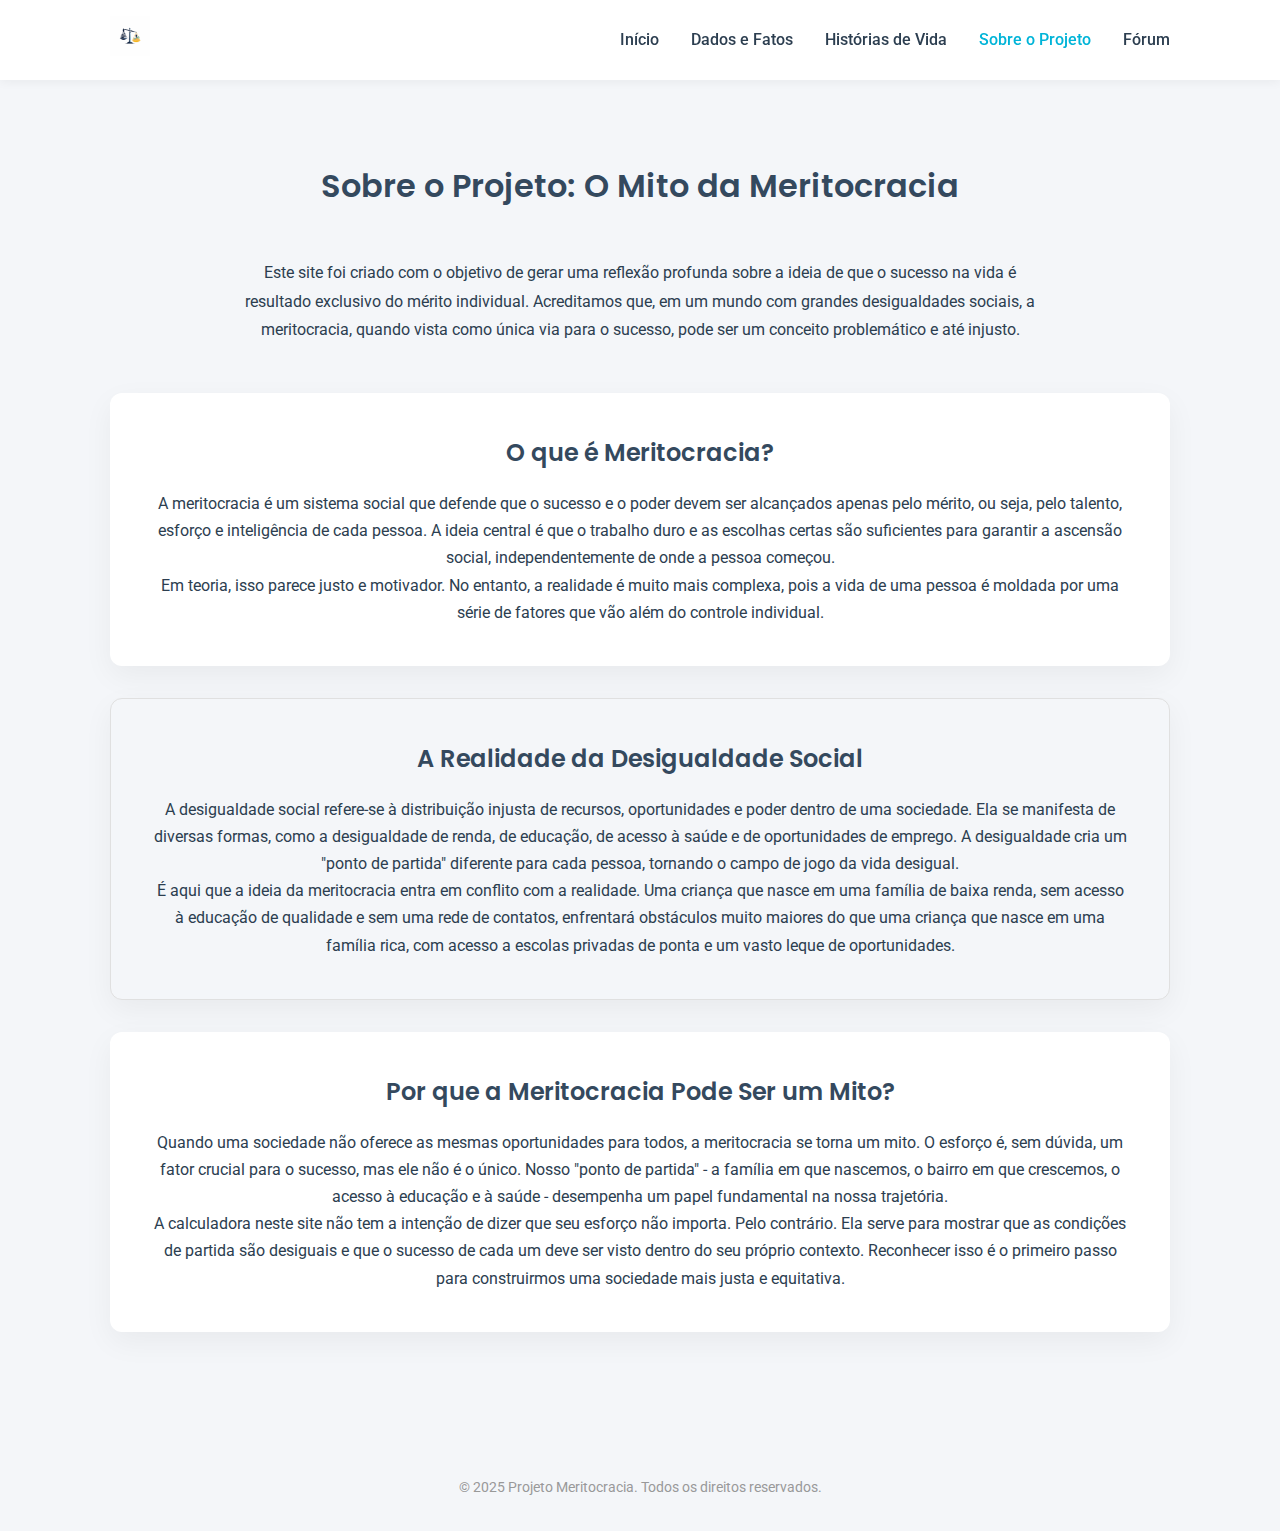
<file: about.html>
<!DOCTYPE html>
<html lang="pt-BR">
<head>
    <meta charset="UTF-8">
    <meta name="viewport" content="width=device-width, initial-scale=1.0">
    <title>Sobre o Projeto - O Mito da Meritocracia</title>
    <link rel="preconnect" href="https://fonts.googleapis.com">
    <link rel="preconnect" href="https://fonts.gstatic.com" crossorigin>
    <link href="https://fonts.googleapis.com/css2?family=Montserrat:wght@400;600;700&family=Roboto:wght@400;500&display=swap" rel="stylesheet">
    <link rel="stylesheet" href="assets/css/main.css">
</head>
<body>

    <header class="header">
        <div class="container">
            <a href="index.html" class="logo">
                <img src="assets/images/logo.png" alt="Mito da Meritocracia Logo">
            </a>
            <nav class="nav">
                <a href="index.html" class="nav-link">Início</a>
                <a href="index.html#dados-sociais" class="nav-link">Dados e Fatos</a>
                <a href="index.html#historias" class="nav-link">Histórias de Vida</a>
                <a href="about.html" class="nav-link" aria-current="page">Sobre o Projeto</a>
                <a href="forum.html" class="nav-link">Fórum</a>
            </nav>
        </div>
    </header>

    <main class="main-content">
        <section class="info-section">
            <div class="container">
                <h2 class="section-title">Sobre o Projeto: O Mito da Meritocracia</h2>

                <div class="content-text">
                    <p>Este site foi criado com o objetivo de gerar uma reflexão profunda sobre a ideia de que o sucesso na vida é resultado exclusivo do mérito individual. Acreditamos que, em um mundo com grandes desigualdades sociais, a meritocracia, quando vista como única via para o sucesso, pode ser um conceito problemático e até injusto.</p>
                </div>

                <div class="content-block">
                    <h3 class="block-title">O que é Meritocracia?</h3>
                    <p>A meritocracia é um sistema social que defende que o sucesso e o poder devem ser alcançados apenas pelo mérito, ou seja, pelo talento, esforço e inteligência de cada pessoa. A ideia central é que o trabalho duro e as escolhas certas são suficientes para garantir a ascensão social, independentemente de onde a pessoa começou.</p>
                    <p>Em teoria, isso parece justo e motivador. No entanto, a realidade é muito mais complexa, pois a vida de uma pessoa é moldada por uma série de fatores que vão além do controle individual.</p>
                </div>

                <div class="content-block light-bg">
                    <h3 class="block-title">A Realidade da Desigualdade Social</h3>
                    <p>A desigualdade social refere-se à distribuição injusta de recursos, oportunidades e poder dentro de uma sociedade. Ela se manifesta de diversas formas, como a desigualdade de renda, de educação, de acesso à saúde e de oportunidades de emprego. A desigualdade cria um "ponto de partida" diferente para cada pessoa, tornando o campo de jogo da vida desigual.</p>
                    <p>É aqui que a ideia da meritocracia entra em conflito com a realidade. Uma criança que nasce em uma família de baixa renda, sem acesso à educação de qualidade e sem uma rede de contatos, enfrentará obstáculos muito maiores do que uma criança que nasce em uma família rica, com acesso a escolas privadas de ponta e um vasto leque de oportunidades.</p>
                </div>

                <div class="content-block">
                    <h3 class="block-title">Por que a Meritocracia Pode Ser um Mito?</h3>
                    <p>Quando uma sociedade não oferece as mesmas oportunidades para todos, a meritocracia se torna um mito. O esforço é, sem dúvida, um fator crucial para o sucesso, mas ele não é o único. Nosso "ponto de partida" - a família em que nascemos, o bairro em que crescemos, o acesso à educação e à saúde - desempenha um papel fundamental na nossa trajetória.</p>
                    <p>A calculadora neste site não tem a intenção de dizer que seu esforço não importa. Pelo contrário. Ela serve para mostrar que as condições de partida são desiguais e que o sucesso de cada um deve ser visto dentro do seu próprio contexto. Reconhecer isso é o primeiro passo para construirmos uma sociedade mais justa e equitativa.</p>
                </div>
            </div>
        </section>
    </main>

    <div vw class="enabled">
        <div vw-access-button class="active"></div>
        <div vw-plugin-wrapper>
            <div class="vw-plugin-top-wrapper"></div>
        </div>
    </div>
    <script src="https://vlibras.gov.br/app/vlibras-plugin.js"></script>
    <script>
        new window.VLibras.Widget('https://vlibras.gov.br/app');
    </script>

    <footer class="footer">
        <div class="container">
            <p>&copy; 2025 Projeto Meritocracia. Todos os direitos reservados.</p>
        </div>
    </footer>

</body>
</html>
</file>
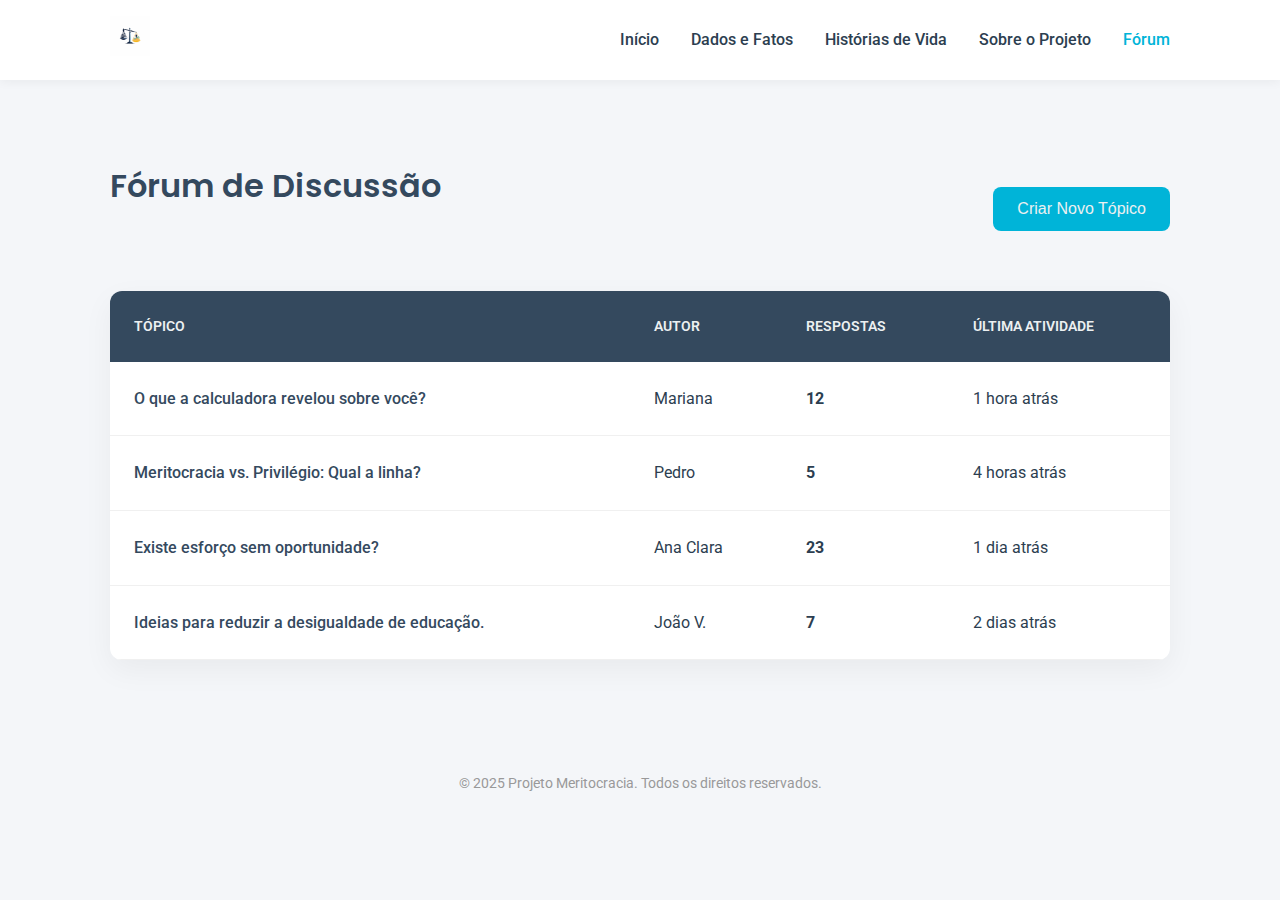
<file: forum.html>
<!DOCTYPE html>
<html lang="pt-BR">
<head>
    <meta charset="UTF-8">
    <meta name="viewport" content="width=device-width, initial-scale=1.0">
    <title>Fórum - O Mito da Meritocracia</title>
    <link rel="preconnect" href="https://fonts.googleapis.com">
    <link rel="preconnect" href="https://fonts.gstatic.com" crossorigin>
    <link href="https://fonts.googleapis.com/css2?family=Montserrat:wght@400;600;700&family=Roboto:wght@400;500&display=swap" rel="stylesheet">
    <link rel="stylesheet" href="assets/css/main.css">
    <link rel="stylesheet" href="https://cdnjs.cloudflare.com/ajax/libs/font-awesome/6.0.0-beta3/css/all.min.css">
</head>
<body>

    <header class="header">
        <div class="container">
            <a href="index.html" class="logo">
                <img src="assets/images/logo.png" alt="Mito da Meritocracia Logo">
            </a>
            <nav class="nav">
                <a href="index.html" class="nav-link">Início</a>
                <a href="index.html#dados-sociais" class="nav-link">Dados e Fatos</a>
                <a href="index.html#historias" class="nav-link">Histórias de Vida</a>
                <a href="about.html" class="nav-link">Sobre o Projeto</a>
                <a href="forum.html" class="nav-link" aria-current="page">Fórum</a>
            </nav>
        </div>
    </header>

    <main class="main-content">
        <section class="forum-section">
            <div class="container">
                <div class="forum-header">
                    <h2 class="section-title">Fórum de Discussão</h2>
                    <button id="show-modal" class="new-topic-button">Criar Novo Tópico</button>
                </div>
                
                <table class="forum-table">
                    <thead>
                        <tr>
                            <th>Tópico</th>
                            <th>Autor</th>
                            <th>Respostas</th>
                            <th>Última Atividade</th>
                        </tr>
                    </thead>
                    <tbody id="forum-table-body">
                        <tr>
                            <td class="topic-title"><a href="#">O que a calculadora revelou sobre você?</a></td>
                            <td data-label="Autor">Mariana</td>
                            <td data-label="Respostas" class="topic-replies">12</td>
                            <td data-label="Última Atividade">1 hora atrás</td>
                        </tr>
                        <tr>
                            <td class="topic-title"><a href="#">Meritocracia vs. Privilégio: Qual a linha?</a></td>
                            <td data-label="Autor">Pedro</td>
                            <td data-label="Respostas" class="topic-replies">5</td>
                            <td data-label="Última Atividade">4 horas atrás</td>
                        </tr>
                        <tr>
                            <td class="topic-title"><a href="#">Existe esforço sem oportunidade?</a></td>
                            <td data-label="Autor">Ana Clara</td>
                            <td data-label="Respostas" class="topic-replies">23</td>
                            <td data-label="Última Atividade">1 dia atrás</td>
                        </tr>
                        <tr>
                            <td class="topic-title"><a href="#">Ideias para reduzir a desigualdade de educação.</a></td>
                            <td data-label="Autor">João V.</td>
                            <td data-label="Respostas" class="topic-replies">7</td>
                            <td data-label="Última Atividade">2 dias atrás</td>
                        </tr>
                    </tbody>
                </table>
            </div>
        </section>
    </main>

    <div id="new-topic-modal" class="modal-overlay hidden">
        <div class="modal-content">
            <span class="close-button">&times;</span>
            <h3>Criar Novo Tópico</h3>
            <form id="new-topic-form">
                <div class="form-group">
                    <label for="topic-title-input">Título do Tópico</label>
                    <input type="text" id="topic-title-input" required>
                </div>
                <button type="submit" class="submit-button">Publicar Tópico</button>
            </form>
        </div>
    </div>

    <div vw class="enabled">
        <div vw-access-button class="active"></div>
        <div vw-plugin-wrapper>
            <div class="vw-plugin-top-wrapper"></div>
        </div>
    </div>
    <script src="https://vlibras.gov.br/app/vlibras-plugin.js"></script>
    <script>
        new window.VLibras.Widget('https://vlibras.gov.br/app');
    </script>

    <footer class="footer">
        <div class="container">
            <p>&copy; 2025 Projeto Meritocracia. Todos os direitos reservados.</p>
        </div>
    </footer>

    <script src="assets/js/forum.js"></script>
</body>
</html>
</file>
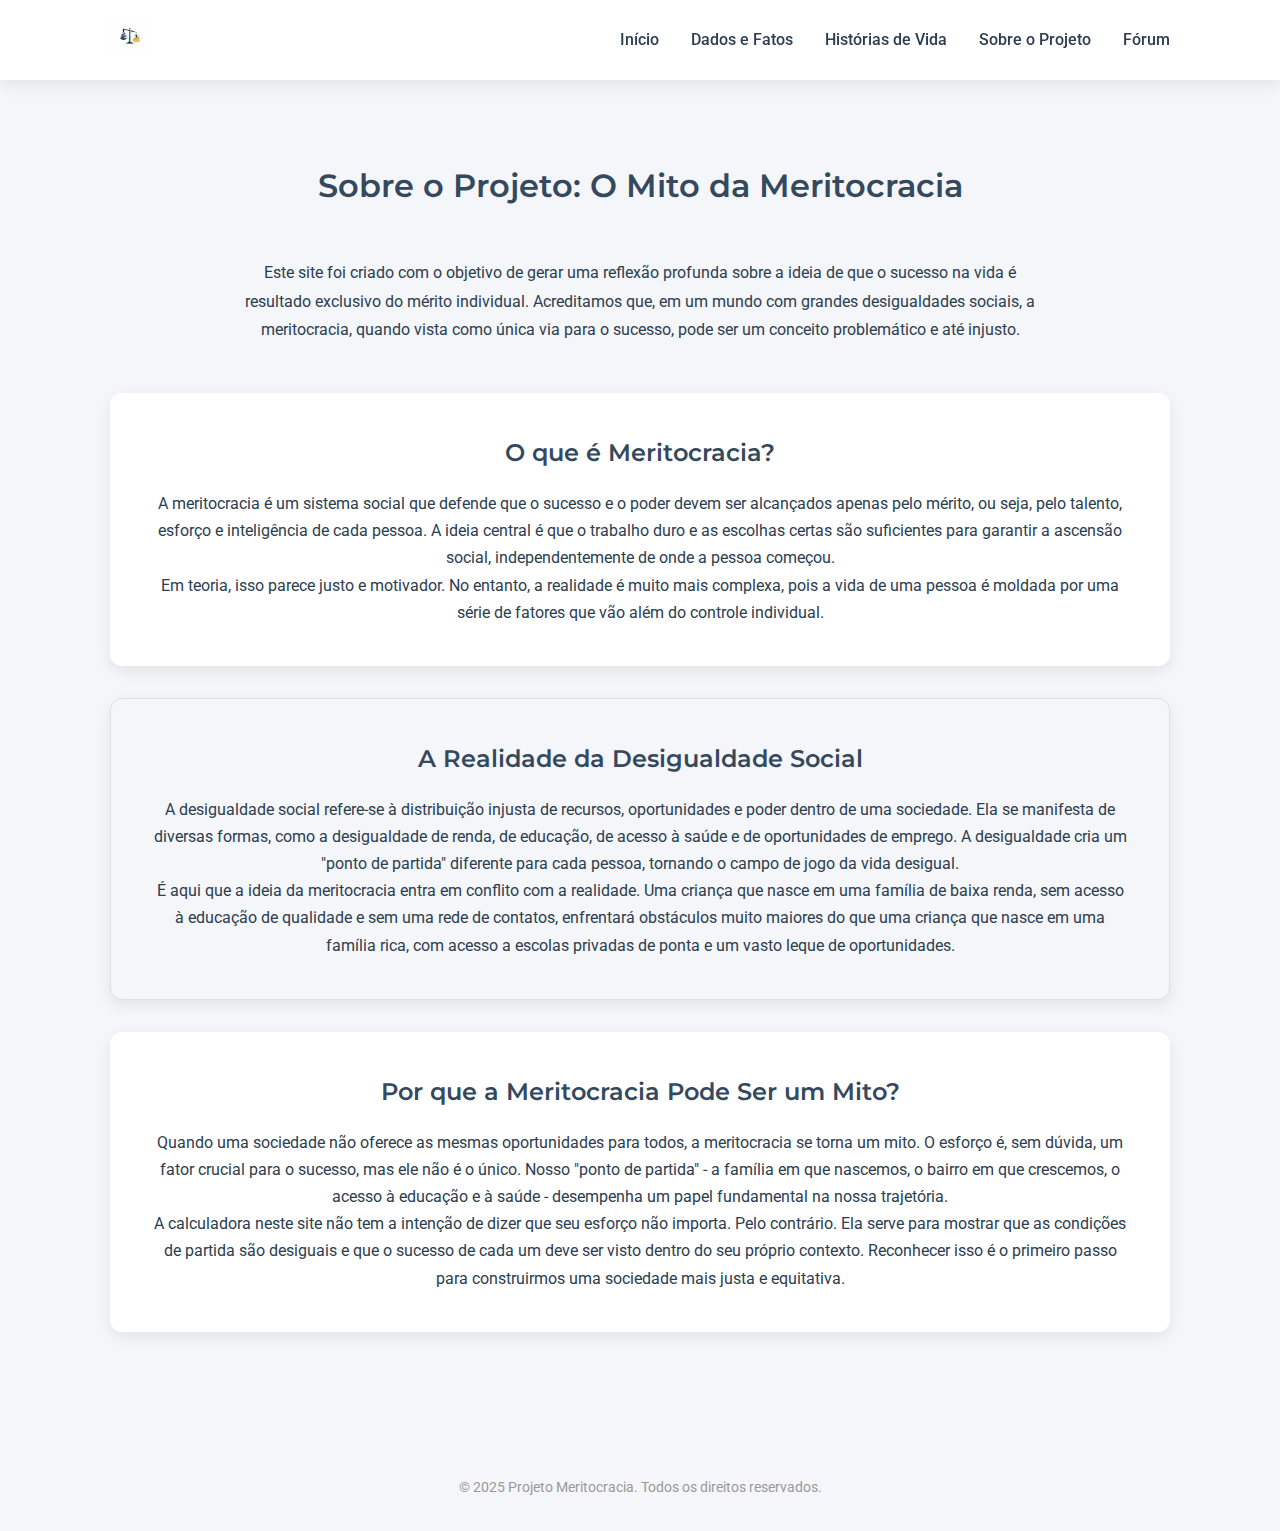
<file: Projeto 2 - Meritocracia e Desigualdade Social/about.html>
<!DOCTYPE html>
<html lang="pt-BR">
<head>
    <meta charset="UTF-8">
    <meta name="viewport" content="width=device-width, initial-scale=1.0">
    <title>Sobre o Projeto - O Mito da Meritocracia</title>
    <link rel="preconnect" href="https://fonts.googleapis.com">
    <link rel="preconnect" href="https://fonts.gstatic.com" crossorigin>
    <link href="https://fonts.googleapis.com/css2?family=Montserrat:wght@400;600;700&family=Roboto:wght@400;500&display=swap" rel="stylesheet">
    <link rel="stylesheet" href="assets/css/main.css">
</head>
<body>

    <header class="header">
        <div class="container">
            <a href="index.html" class="logo">
                <img src="assets/images/logo.png" alt="Mito da Meritocracia Logo">
            </a>
            <nav class="nav">
                <a href="index.html" class="nav-link">Início</a>
                <a href="index.html#dados-sociais" class="nav-link">Dados e Fatos</a>
                <a href="index.html#historias" class="nav-link">Histórias de Vida</a>
                <a href="about.html" class="nav-link" aria-current="page">Sobre o Projeto</a>
                <a href="forum.html" class="nav-link">Fórum</a>
            </nav>
        </div>
    </header>

    <main class="main-content">
        <section class="info-section">
            <div class="container">
                <h2 class="section-title">Sobre o Projeto: O Mito da Meritocracia</h2>

                <div class="content-text">
                    <p>Este site foi criado com o objetivo de gerar uma reflexão profunda sobre a ideia de que o sucesso na vida é resultado exclusivo do mérito individual. Acreditamos que, em um mundo com grandes desigualdades sociais, a meritocracia, quando vista como única via para o sucesso, pode ser um conceito problemático e até injusto.</p>
                </div>

                <div class="content-block">
                    <h3 class="block-title">O que é Meritocracia?</h3>
                    <p>A meritocracia é um sistema social que defende que o sucesso e o poder devem ser alcançados apenas pelo mérito, ou seja, pelo talento, esforço e inteligência de cada pessoa. A ideia central é que o trabalho duro e as escolhas certas são suficientes para garantir a ascensão social, independentemente de onde a pessoa começou.</p>
                    <p>Em teoria, isso parece justo e motivador. No entanto, a realidade é muito mais complexa, pois a vida de uma pessoa é moldada por uma série de fatores que vão além do controle individual.</p>
                </div>

                <div class="content-block light-bg">
                    <h3 class="block-title">A Realidade da Desigualdade Social</h3>
                    <p>A desigualdade social refere-se à distribuição injusta de recursos, oportunidades e poder dentro de uma sociedade. Ela se manifesta de diversas formas, como a desigualdade de renda, de educação, de acesso à saúde e de oportunidades de emprego. A desigualdade cria um "ponto de partida" diferente para cada pessoa, tornando o campo de jogo da vida desigual.</p>
                    <p>É aqui que a ideia da meritocracia entra em conflito com a realidade. Uma criança que nasce em uma família de baixa renda, sem acesso à educação de qualidade e sem uma rede de contatos, enfrentará obstáculos muito maiores do que uma criança que nasce em uma família rica, com acesso a escolas privadas de ponta e um vasto leque de oportunidades.</p>
                </div>

                <div class="content-block">
                    <h3 class="block-title">Por que a Meritocracia Pode Ser um Mito?</h3>
                    <p>Quando uma sociedade não oferece as mesmas oportunidades para todos, a meritocracia se torna um mito. O esforço é, sem dúvida, um fator crucial para o sucesso, mas ele não é o único. Nosso "ponto de partida" - a família em que nascemos, o bairro em que crescemos, o acesso à educação e à saúde - desempenha um papel fundamental na nossa trajetória.</p>
                    <p>A calculadora neste site não tem a intenção de dizer que seu esforço não importa. Pelo contrário. Ela serve para mostrar que as condições de partida são desiguais e que o sucesso de cada um deve ser visto dentro do seu próprio contexto. Reconhecer isso é o primeiro passo para construirmos uma sociedade mais justa e equitativa.</p>
                </div>
            </div>
        </section>
    </main>

        <div vw class="enabled">
    <div vw-access-button class="active"></div>
    <div vw-plugin-wrapper>
        <div class="vw-plugin-top-wrapper"></div>
    </div>
    </div>
    <script src="https://vlibras.gov.br/app/vlibras-plugin.js"></script>
    <script>
    new window.VLibras.Widget('https://vlibras.gov.br/app');
    </script>



    <footer class="footer">
        <div class="container">
            <p>&copy; 2025 Projeto Meritocracia. Todos os direitos reservados.</p>
        </div>
    </footer>

</body>
</html>
</file>
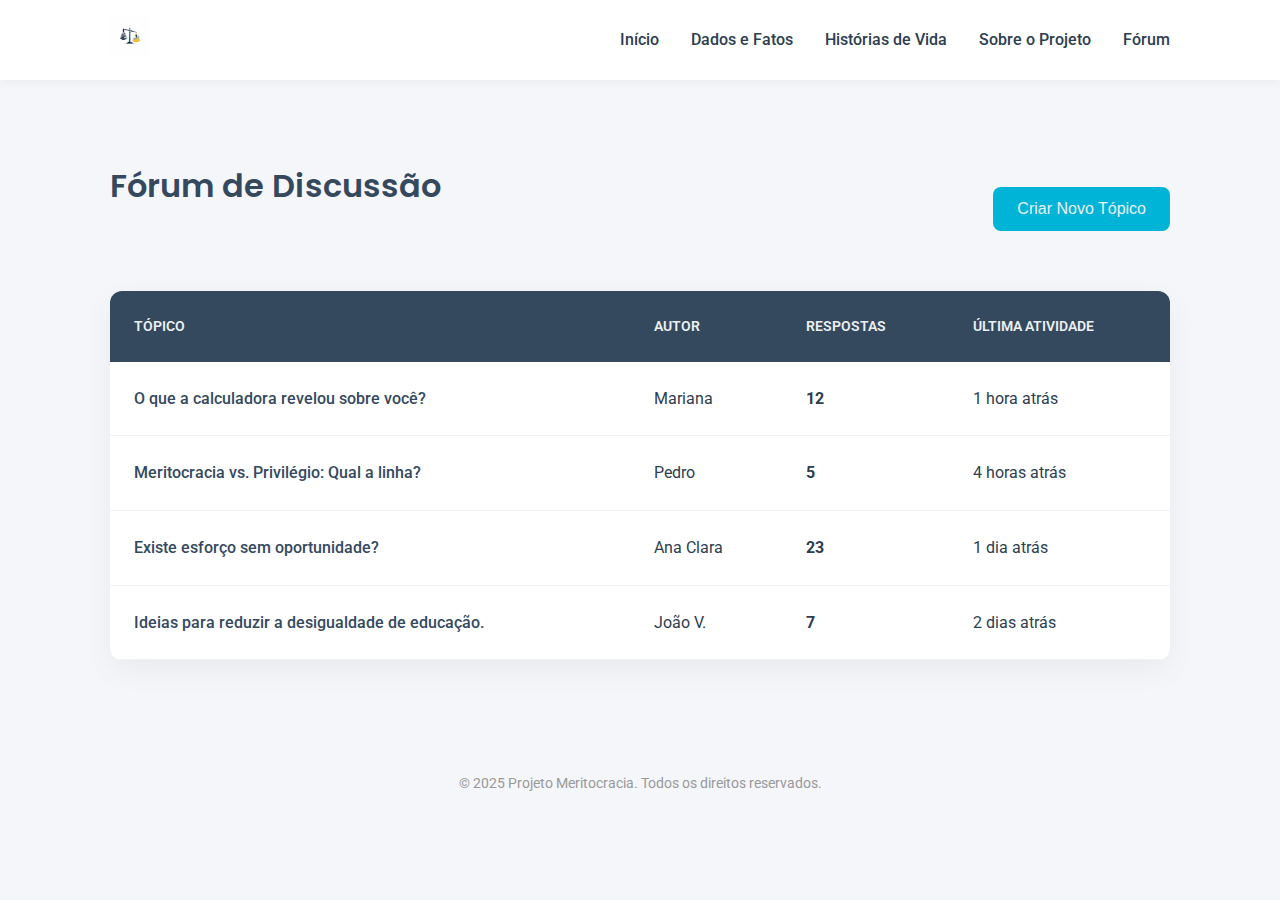
<file: Projeto 2 - Meritocracia e Desigualdade Social (1)/Projeto 2 - Meritocracia e Desigualdade Social/forum.html>
<!DOCTYPE html>
<html lang="pt-BR">
<head>
    <meta charset="UTF-8">
    <meta name="viewport" content="width=device-width, initial-scale=1.0">
    <title>Fórum - O Mito da Meritocracia</title>
    <link rel="preconnect" href="https://fonts.googleapis.com">
    <link rel="preconnect" href="https://fonts.gstatic.com" crossorigin>
    <link href="https://fonts.googleapis.com/css2?family=Montserrat:wght@400;600;700&family=Roboto:wght@400;500&display=swap" rel="stylesheet">
    <link rel="stylesheet" href="assets/css/main.css">
    <link rel="stylesheet" href="https://cdnjs.cloudflare.com/ajax/libs/font-awesome/6.0.0-beta3/css/all.min.css">
</head>
<body>

    <header class="header">
        <div class="container">
            <a href="index.html" class="logo">
                <img src="assets/images/logo.png" alt="Mito da Meritocracia Logo">
            </a>
            <nav class="nav">
                <a href="index.html" class="nav-link">Início</a>
                <a href="index.html#dados-sociais" class="nav-link">Dados e Fatos</a>
                <a href="index.html#historias" class="nav-link">Histórias de Vida</a>
                <a href="about.html" class="nav-link">Sobre o Projeto</a>
                <a href="forum.html" class="nav-link" aria-current="page">Fórum</a>
            </nav>
        </div>
    </header>

    <main class="main-content">
        <section class="forum-section">
            <div class="container">
                <div class="forum-header">
                    <h2 class="section-title">Fórum de Discussão</h2>
                    <button id="show-modal" class="new-topic-button">Criar Novo Tópico</button>
                </div>
                
                <table class="forum-table">
                    <thead>
                        <tr>
                            <th>Tópico</th>
                            <th>Autor</th>
                            <th>Respostas</th>
                            <th>Última Atividade</th>
                        </tr>
                    </thead>
                    <tbody id="forum-table-body">
                        <tr>
                            <td class="topic-title"><a href="#">O que a calculadora revelou sobre você?</a></td>
                            <td class="topic-author">Mariana</td>
                            <td class="topic-replies">12</td>
                            <td class="topic-last-activity">1 hora atrás</td>
                        </tr>
                        <tr>
                            <td class="topic-title"><a href="#">Meritocracia vs. Privilégio: Qual a linha?</a></td>
                            <td class="topic-author">Pedro</td>
                            <td class="topic-replies">5</td>
                            <td class="topic-last-activity">4 horas atrás</td>
                        </tr>
                        <tr>
                            <td class="topic-title"><a href="#">Existe esforço sem oportunidade?</a></td>
                            <td class="topic-author">Ana Clara</td>
                            <td class="topic-replies">23</td>
                            <td class="topic-last-activity">1 dia atrás</td>
                        </tr>
                        <tr>
                            <td class="topic-title"><a href="#">Ideias para reduzir a desigualdade de educação.</a></td>
                            <td class="topic-author">João V.</td>
                            <td class="topic-replies">7</td>
                            <td class="topic-last-activity">2 dias atrás</td>
                        </tr>
                    </tbody>
                </table>
            </div>
        </section>
    </main>

    <div id="new-topic-modal" class="modal-overlay hidden">
        <div class="modal-content">
            <span class="close-button">&times;</span>
            <h3>Criar Novo Tópico</h3>
            <form id="new-topic-form">
                <div class="form-group">
                    <label for="topic-title-input">Título do Tópico</label>
                    <input type="text" id="topic-title-input" required>
                </div>
                <button type="submit" class="submit-button">Publicar Tópico</button>
            </form>
        </div>
    </div>

    <footer class="footer">
        <div class="container">
            <p>&copy; 2025 Projeto Meritocracia. Todos os direitos reservados.</p>
        </div>
    </footer>

    <script src="assets/js/forum.js"></script>
</body>
</html>
</file>
<file: assets/css/main.css>
/* assets/css/main.css (Versão Mobile com Fórum Corrigido) */

/* Importação de fontes do Google Fonts */
@import url('https://fonts.googleapis.com/css2?family=Poppins:wght@400;500;600;700&family=Roboto:wght@400;500&display=swap');

/* Variáveis CSS para cores e fontes */
:root {
    --primary-color: #34495e;
    --secondary-color: #5a7590;
    --accent-color: #00b4d8;
    --text-dark: #2c3e50;
    --text-light: #ecf0f1;
    --bg-light: #f4f6f9;
    --card-bg: #ffffff;
    --shadow-light: 0 10px 30px rgba(0, 0, 0, 0.05);

    --font-heading: 'Poppins', sans-serif;
    --font-body: 'Roboto', sans-serif;
}

/* Estilos globais e reset */
* {
    margin: 0;
    padding: 0;
    box-sizing: border-box;
}

html {
    scroll-behavior: smooth;
}

body {
    font-family: var(--font-body);
    line-height: 1.6;
    color: var(--text-dark);
    background-color: var(--bg-light);
}

.container {
    max-width: 1100px;
    margin: 0 auto;
    padding: 0 20px;
}

/* Header e Navegação */
.header {
    background-color: var(--card-bg);
    box-shadow: 0 2px 10px rgba(0, 0, 0, 0.05);
    padding: 1rem 0;
    position: sticky;
    top: 0;
    z-index: 100;
}

.header .container {
    display: flex;
    justify-content: space-between;
    align-items: center;
}

.logo img {
    height: 40px;
}

.nav {
    display: flex;
    gap: 2rem;
}

.nav-link {
    text-decoration: none;
    color: var(--text-dark);
    font-weight: 500;
    transition: color 0.3s ease;
}

.nav-link:hover, .nav-link[aria-current="page"] {
    color: var(--accent-color);
}


/* Seção de Introdução (Hero) */
.hero-section {
    background: linear-gradient(135deg, var(--primary-color), var(--secondary-color));
    color: var(--text-light);
    text-align: center;
    padding: 8rem 0;
}

.hero-title {
    font-family: var(--font-heading);
    font-size: 3rem;
    margin-bottom: 1rem;
    font-weight: 700;
}

.hero-subtitle {
    font-size: 1.25rem;
    max-width: 600px;
    margin: 0 auto 2rem;
}

.cta-button {
    background-color: var(--accent-color);
    color: var(--text-light);
    padding: 0.8rem 2.5rem;
    border: none;
    border-radius: 50px;
    font-size: 1rem;
    font-weight: 600;
    text-transform: uppercase;
    cursor: pointer;
    transition: transform 0.3s ease, background-color 0.3s ease;
}

.cta-button:hover {
    background-color: #00a2c0;
    transform: translateY(-2px);
}

/* Estilos dos Cartões (Calculadora e Resultado) */
.calculator-section {
    padding: 5rem 0;
}

.calculator-section .container {
    display: flex;
    flex-direction: column;
    align-items: center;
    gap: 2rem;
}


.card {
    background-color: var(--card-bg);
    border-radius: 12px;
    box-shadow: var(--shadow-light);
    padding: 2.5rem;
    width: 100%;
    max-width: 500px;
}

.card-title {
    font-family: var(--font-heading);
    font-size: 1.5rem;
    margin-bottom: 1.5rem;
    font-weight: 600;
    color: var(--primary-color);
}

/* Formulário */
.form-container {
    display: flex;
    flex-direction: column;
    gap: 1.5rem;
}

.form-group label {
    display: block;
    margin-bottom: 0.5rem;
    font-weight: 500;
}

.form-group select {
    width: 100%;
    padding: 0.75rem;
    border-radius: 8px;
    border: 1px solid #ddd;
    font-family: var(--font-body);
    transition: border-color 0.3s ease;
}

.form-group select:focus {
    outline: none;
    border-color: var(--accent-color);
}

.submit-button {
    background-color: var(--primary-color);
    color: var(--text-light);
    padding: 0.8rem 2.5rem;
    border: none;
    border-radius: 8px;
    font-size: 1rem;
    font-weight: 500;
    cursor: pointer;
    transition: background-color 0.3s ease, transform 0.3s ease;
}

.submit-button:hover {
    background-color: var(--secondary-color);
    transform: translateY(-2px);
}

/* Área de Resultado */
.result-area {
    margin-top: 2rem;
    animation: fadeIn 1s ease-in-out;
}

.result-area.hidden {
    display: none;
}

.result-title span {
    color: var(--accent-color);
    font-weight: 700;
}

.result-description {
    font-size: 1rem;
    margin-bottom: 1.5rem;
    line-height: 1.7;
}

.chart {
    height: 250px;
}

/* Seções de Informação */
.info-section {
    padding: 5rem 0;
    text-align: center;
}

.info-section.light-bg {
    background-color: var(--bg-light);
}

.section-title {
    font-family: var(--font-heading);
    font-size: 2rem;
    color: var(--primary-color);
    margin-bottom: 3rem;
    font-weight: 600;
}

/* Carrossel e Seções */
.carousel-container {
    position: relative;
    display: flex;
    justify-content: center;
    align-items: center;
    max-width: 100%;
    margin: 0 auto;
}

.info-grid, .myth-grid {
    display: flex;
    flex-wrap: nowrap;
    gap: 2rem;
    padding: 0 20px;
    overflow-x: scroll;
    overflow-y: hidden;
    scroll-snap-type: x mandatory;
    -ms-overflow-style: none;
    scrollbar-width: none;
}

.info-grid::-webkit-scrollbar, .myth-grid::-webkit-scrollbar {
    display: none;
}

.info-card {
    background-color: var(--card-bg);
    border-radius: 12px;
    box-shadow: var(--shadow-light);
    padding: 2rem;
    text-align: left;
    flex-shrink: 0;
    width: 300px;
    scroll-snap-align: start;
    display: flex;
    flex-direction: column;
    align-items: flex-start;
    gap: 1rem;
}

.info-card .fa-solid {
    color: var(--accent-color);
    margin-bottom: 0.5rem;
}

.story-container {
    display: flex;
    flex-direction: column;
    align-items: center;
    gap: 2rem;
}

.story-card {
    background-color: var(--card-bg);
    border-radius: 12px;
    box-shadow: var(--shadow-light);
    padding: 2rem;
    text-align: left;
    max-width: 500px;
    width: 100%;
}

/* Estilos das setas de navegação */
.carousel-btn {
    background-color: rgba(255, 255, 255, 0.8);
    border: 1px solid #ddd;
    border-radius: 50%;
    width: 40px;
    height: 40px;
    font-size: 1.5rem;
    cursor: pointer;
    z-index: 10;
    transition: background-color 0.3s ease;
    position: absolute;
    top: 50%;
    transform: translateY(-50%);
}

.carousel-btn:hover {
    background-color: var(--card-bg);
}

.prev-btn {
    left: -10px;
}

.next-btn {
    right: -10px;
}

/* Rodapé */
.footer {
    text-align: center;
    padding: 2rem 0;
    color: #999;
    font-size: 0.9rem;
}

/* Animação */
@keyframes fadeIn {
    from {
        opacity: 0;
        transform: translateY(20px);
    }
    to {
        opacity: 1;
        transform: translateY(0);
    }
}

/* Estilos da Página 'Sobre' e Outras Páginas de Conteúdo */
.content-text {
    max-width: 800px;
    margin: 0 auto 3rem;
    line-height: 1.8;
    text-align: center;
}

.content-block {
    background-color: var(--card-bg);
    border-radius: 12px;
    box-shadow: var(--shadow-light);
    padding: 2.5rem;
    margin-bottom: 2rem;
    line-height: 1.7;
}

.content-block.light-bg {
    background-color: var(--bg-light);
    border: 1px solid #e0e0e0;
}

.block-title {
    font-family: var(--font-heading);
    font-size: 1.5rem;
    color: var(--primary-color);
    margin-bottom: 1rem;
    font-weight: 600;
}

/* Estilos do Fórum */
.forum-section {
    padding: 5rem 0;
}

.forum-header {
    display: flex;
    justify-content: space-between;
    align-items: center;
    margin-bottom: 2rem;
    flex-wrap: wrap;
    gap: 1rem;
}

.new-topic-button {
    background-color: var(--accent-color);
    color: var(--text-light);
    padding: 0.8rem 1.5rem;
    border: none;
    border-radius: 8px;
    font-size: 1rem;
    font-weight: 500;
    cursor: pointer;
    transition: background-color 0.3s ease;
}

.new-topic-button:hover {
    background-color: #00a2c0;
}

.forum-table {
    width: 100%;
    border-collapse: collapse;
    background-color: var(--card-bg);
    box-shadow: var(--shadow-light);
    border-radius: 12px;
    overflow: hidden;
}

.forum-table th, .forum-table td {
    text-align: left;
    padding: 1.5rem;
}

.forum-table th {
    background-color: var(--primary-color);
    color: var(--text-light);
    font-weight: 600;
    text-transform: uppercase;
    font-size: 0.9rem;
}

.forum-table tbody tr {
    border-bottom: 1px solid #f0f0f0;
    transition: background-color 0.2s ease;
}

.forum-table tbody tr:hover {
    background-color: #fafafa;
}

.topic-title a {
    color: var(--primary-color);
    text-decoration: none;
    font-weight: 500;
    transition: color 0.3s ease;
}

.topic-title a:hover {
    color: var(--accent-color);
}

.topic-replies {
    font-weight: bold;
}

/* Estilos para o Modal (Pop-up) */
.modal-overlay {
    position: fixed;
    top: 0;
    left: 0;
    width: 100%;
    height: 100%;
    background-color: rgba(0, 0, 0, 0.6);
    display: flex;
    justify-content: center;
    align-items: center;
    z-index: 1000;
}

.modal-overlay.hidden {
    display: none;
}

.modal-content {
    background-color: var(--card-bg);
    padding: 2rem;
    border-radius: 12px;
    box-shadow: var(--shadow-light);
    width: 90%;
    max-width: 500px;
    position: relative;
    animation: fadeIn 0.3s ease-in-out;
}

.modal-content h3 {
    font-family: var(--font-heading);
    color: var(--primary-color);
    margin-bottom: 1.5rem;
    font-size: 1.5rem;
}

.close-button {
    position: absolute;
    top: 1rem;
    right: 1rem;
    font-size: 2rem;
    font-weight: bold;
    color: #999;
    cursor: pointer;
    transition: color 0.3s ease;
}

.close-button:hover {
    color: var(--text-dark);
}

#topic-title-input {
    width: 100%;
    padding: 0.75rem;
    border-radius: 8px;
    border: 1px solid #ddd;
    font-family: var(--font-body);
    font-size: 1rem;
}

/* Estilos da nova seção Mitos e Verdades */
.myth-grid {
    display: flex;
    flex-wrap: nowrap;
    gap: 2rem;
    padding: 0 20px;
    overflow-x: scroll;
    overflow-y: hidden;
    scroll-snap-type: x mandatory;
    -ms-overflow-style: none;
    scrollbar-width: none;
}

.myth-grid::-webkit-scrollbar {
    display: none;
}

.myth-card {
    background-color: var(--card-bg);
    border-radius: 12px;
    box-shadow: var(--shadow-light);
    padding: 2rem;
    text-align: center;
    flex-shrink: 0;
    width: 90%; 
    max-width: 400px; 
    scroll-snap-align: center;
}

.myth-card.truth {
    background: linear-gradient(to right, #eaf0f6, #ffffff);
    border: 1px solid #ddd;
}

.myth-title {
    font-family: var(--font-heading);
    font-size: 1.25rem;
    color: var(--primary-color);
    margin-bottom: 0.5rem;
    font-weight: 700;
}

.myth-text {
    font-size: 1rem;
    color: var(--text-dark);
}


/* =================================================================== */
/* INÍCIO DOS ESTILOS MOBILE CORRIGIDOS                                */
/* =================================================================== */

@media (max-width: 768px) {

    /* Ajustes Gerais de Fonte e Espaçamento */
    .hero-section {
        padding: 4rem 0;
    }

    .hero-title {
        font-size: 2rem;
    }

    .hero-subtitle {
        font-size: 1.1rem;
    }

    .section-title {
        font-size: 1.8rem;
    }

    .info-section {
        padding: 3rem 0;
    }

    /* Cabeçalho e Navegação Mobile Corrigido */
    .header .container {
        flex-direction: column;
        gap: 0.75rem;
    }

    .nav {
        gap: 1rem;
        flex-wrap: wrap;
        justify-content: center;
        padding: 0 0.5rem;
    }

    .nav-link {
        font-size: 0.875rem;
    }

    /* Ajustes no Carrossel */
    .info-card {
        width: 280px; 
    }

    .carousel-container {
        width: 100%;
    }

    /* **NOVO** Tabela do Fórum (Refinada para Mobile) */
    .forum-table thead {
        display: none; /* Esconde o cabeçalho da tabela */
    }

    .forum-table, .forum-table tbody, .forum-table tr, .forum-table td {
        display: block;
        width: 100%;
    }

    .forum-table tr {
        margin-bottom: 1rem;
        border: 1px solid #e0e0e0;
        border-radius: 8px;
        padding: 1rem;
    }
    
    .forum-table td {
        display: flex; /* USA FLEXBOX PARA ALINHAR */
        justify-content: space-between; /* ALINHA O RÓTULO NA ESQUERDA E O VALOR NA DIREITA */
        padding: 0.75rem 0.5rem;
        border-bottom: 1px solid #f0f0f0;
        text-align: right; /* Alinha o texto do valor à direita */
    }
    
    .forum-table tr td:last-child {
        border-bottom: none;
    }

    .forum-table td::before {
        content: attr(data-label);
        font-weight: bold;
        text-align: left; /* Alinha o texto do rótulo à esquerda */
        margin-right: 1rem;
    }
    
    /* Regra específica para o título do tópico, para que ocupe a linha toda */
    .forum-table .topic-title {
        display: block;
        text-align: left;
        font-size: 1.2rem;
        font-weight: bold;
        padding-bottom: 0.5rem;
        margin-bottom: 0.5rem;
        border-bottom: 2px solid var(--accent-color);
    }

    /* Esconde o rótulo "Tópico:", pois já está claro */
    .forum-table .topic-title::before {
       display: none;
    }
    
    .forum-table .topic-title a {
        font-weight: bold;
    }
}
</file>
<file: Projeto 2 - Meritocracia e Desigualdade Social/assets/css/main.css>
/* Importação de fontes do Google Fonts */
@import url('https://fonts.googleapis.com/css2?family=Montserrat:wght@400;600;700&family=Roboto:wght@400;500&display=swap');

/* Variáveis CSS para cores e fontes */
:root {
    --primary-color: #34495e;      /* Azul escuro */
    --secondary-color: #5a7590;    /* Azul acinzentado */
    --accent-color: #00b4d8;       /* Azul claro de destaque */
    --text-dark: #2c3e50;          /* Cinza quase preto */
    --text-light: #ecf0f1;         /* Cinza muito claro */
    --bg-light: #f4f6f9;           /* Fundo leve */
    --card-bg: #ffffff;            /* Fundo dos cartões */
    --shadow-light: 0 5px 15px rgba(0, 0, 0, 0.08);

    --font-heading: 'Montserrat', sans-serif;
    --font-body: 'Roboto', sans-serif;
}

/* Estilos globais e reset */
* {
    margin: 0;
    padding: 0;
    box-sizing: border-box;
}

html {
    scroll-behavior: smooth;
}

body {
    font-family: var(--font-body);
    line-height: 1.6;
    color: var(--text-dark);
    background-color: var(--bg-light);
}

.container {
    max-width: 1100px;
    margin: 0 auto;
    padding: 0 20px;
}

/* Header e Navegação */
.header {
    background-color: var(--card-bg);
    box-shadow: var(--shadow-light);
    padding: 1rem 0;
    position: sticky;
    top: 0;
    z-index: 100;
}

.header .container {
    display: flex;
    justify-content: space-between;
    align-items: center;
}

.logo img {
    height: 40px; 
}

.nav {
    display: flex;
    gap: 2rem;
}

.nav-link {
    text-decoration: none;
    color: var(--text-dark);
    font-weight: 500;
    transition: color 0.3s ease;
}

.nav-link:hover {
    color: var(--accent-color);
}

/* Seção de Introdução (Hero) */
.hero-section {
    background: linear-gradient(135deg, var(--primary-color), var(--secondary-color));
    color: var(--text-light);
    text-align: center;
    padding: 8rem 0;
}

.hero-title {
    font-family: var(--font-heading);
    font-size: 3rem;
    margin-bottom: 1rem;
    font-weight: 700;
}

.hero-subtitle {
    font-size: 1.25rem;
    max-width: 600px;
    margin: 0 auto 2rem;
}

.cta-button {
    background-color: var(--accent-color);
    color: var(--text-light);
    padding: 0.8rem 2.5rem;
    border: none;
    border-radius: 50px;
    font-size: 1rem;
    font-weight: 600;
    text-transform: uppercase;
    cursor: pointer;
    transition: transform 0.3s ease, background-color 0.3s ease;
}

.cta-button:hover {
    background-color: #00a2c0;
    transform: translateY(-2px);
}

/* Estilos dos Cartões (Calculadora e Resultado) */
.calculator-section {
    padding: 5rem 0;
    display: flex;
    justify-content: center;
    gap: 2rem;
    flex-wrap: wrap;
}

.card {
    background-color: var(--card-bg);
    border-radius: 12px;
    box-shadow: var(--shadow-light);
    padding: 2.5rem;
    width: 100%;
    max-width: 500px;
}

.card-title {
    font-family: var(--font-heading);
    font-size: 1.5rem;
    margin-bottom: 1.5rem;
    font-weight: 600;
    color: var(--primary-color);
}

/* Formulário */
.form-container {
    display: flex;
    flex-direction: column;
    gap: 1.5rem;
}

.form-group label {
    display: block;
    margin-bottom: 0.5rem;
    font-weight: 500;
}

.form-group select {
    width: 100%;
    padding: 0.75rem;
    border-radius: 8px;
    border: 1px solid #ddd;
    font-family: var(--font-body);
    transition: border-color 0.3s ease;
}

.form-group select:focus {
    outline: none;
    border-color: var(--accent-color);
}

.submit-button {
    background-color: var(--primary-color);
    color: var(--text-light);
    padding: 0.8rem 2.5rem;
    border: none;
    border-radius: 8px;
    font-size: 1rem;
    font-weight: 500;
    cursor: pointer;
    transition: background-color 0.3s ease, transform 0.3s ease;
}

.submit-button:hover {
    background-color: var(--secondary-color);
    transform: translateY(-2px);
}

/* Área de Resultado */
.result-area {
    margin-top: 2rem;
    animation: fadeIn 1s ease-in-out;
}

.result-area.hidden {
    display: none;
}

.result-title span {
    color: var(--accent-color);
    font-weight: 700;
}

.result-description {
    font-size: 1rem;
    margin-bottom: 1.5rem;
    line-height: 1.7;
}

.chart {
    height: 250px;
}

/* Seções de Informação */
.info-section {
    padding: 5rem 0;
    text-align: center;
}

.info-section.light-bg {
    background-color: var(--bg-light);
}

.section-title {
    font-family: var(--font-heading);
    font-size: 2rem;
    color: var(--primary-color);
    margin-bottom: 3rem;
    font-weight: 600;
}

.info-grid {
    display: grid;
    grid-template-columns: repeat(auto-fit, minmax(300px, 1fr));
    gap: 2rem;
}

.info-card {
    background-color: var(--card-bg);
    border-radius: 12px;
    box-shadow: var(--shadow-light);
    padding: 2rem;
    text-align: left;
}

.info-card h3, .story-card h3 {
    font-family: var(--font-heading);
    color: var(--primary-color);
    margin-bottom: 0.75rem;
    font-size: 1.25rem;
}

.story-container {
    display: flex;
    flex-wrap: wrap;
    justify-content: center;
    gap: 2rem;
}

.story-card {
    background-color: var(--card-bg);
    border-radius: 12px;
    box-shadow: var(--shadow-light);
    padding: 2rem;
    text-align: left;
    max-width: 500px;
}

/* Rodapé */
.footer {
    text-align: center;
    padding: 2rem 0;
    color: #999;
    font-size: 0.9rem;
}

/* Animação */
@keyframes fadeIn {
    from {
        opacity: 0;
        transform: translateY(20px);
    }
    to {
        opacity: 1;
        transform: translateY(0);
    }
}

/* ... (Seções de estilos anteriores) ... */

/* Estilos da Página 'Sobre' e Outras Páginas de Conteúdo */
.content-text {
    max-width: 800px;
    margin: 0 auto 3rem;
    line-height: 1.8;
    text-align: center;
}

.content-block {
    background-color: var(--card-bg);
    border-radius: 12px;
    box-shadow: var(--shadow-light);
    padding: 2.5rem;
    margin-bottom: 2rem;
    line-height: 1.7;
}

.content-block.light-bg {
    background-color: var(--bg-light);
    border: 1px solid #e0e0e0;
}

.block-title {
    font-family: var(--font-heading);
    font-size: 1.5rem;
    color: var(--primary-color);
    margin-bottom: 1rem;
    font-weight: 600;
}

/* ... (Seções de estilos anteriores) ... */

/* Estilos do Fórum */
.forum-section {
    padding: 5rem 0;
}

.forum-header {
    display: flex;
    justify-content: space-between;
    align-items: center;
    margin-bottom: 2rem;
    flex-wrap: wrap;
    gap: 1rem;
}

.new-topic-button {
    background-color: var(--accent-color);
    color: var(--text-light);
    padding: 0.8rem 1.5rem;
    border: none;
    border-radius: 8px;
    font-size: 1rem;
    font-weight: 500;
    cursor: pointer;
    transition: background-color 0.3s ease;
}

.new-topic-button:hover {
    background-color: #00a2c0;
}

.forum-table {
    width: 100%;
    border-collapse: collapse;
    background-color: var(--card-bg);
    box-shadow: var(--shadow-light);
    border-radius: 12px;
    overflow: hidden; /* Para garantir que o border-radius funcione */
}

.forum-table th, .forum-table td {
    text-align: left;
    padding: 1.5rem;
}

.forum-table th {
    background-color: var(--primary-color);
    color: var(--text-light);
    font-weight: 600;
    text-transform: uppercase;
    font-size: 0.9rem;
}

.forum-table tbody tr {
    border-bottom: 1px solid #f0f0f0;
    transition: background-color 0.2s ease;
}

.forum-table tbody tr:hover {
    background-color: #fafafa;
}

.topic-title a {
    color: var(--primary-color);
    text-decoration: none;
    font-weight: 500;
    transition: color 0.3s ease;
}

.topic-title a:hover {
    color: var(--accent-color);
}

.topic-replies {
    font-weight: bold;
}

/* Responsividade básica para telas menores */
@media (max-width: 768px) {
    .forum-table thead {
        display: none;
    }

    .forum-table, .forum-table tbody, .forum-table tr, .forum-table td {
        display: block;
        width: 100%;
    }

    .forum-table tr {
        margin-bottom: 1rem;
        border: 1px solid #e0e0e0;
        border-radius: 12px;
        box-shadow: var(--shadow-light);
        padding: 1rem;
    }

    .forum-table td {
        text-align: right;
        padding-top: 0.5rem;
        padding-bottom: 0.5rem;
    }

    .forum-table td::before {
        content: attr(data-label);
        float: left;
        font-weight: bold;
    }

    .topic-title a {
        display: block;
        text-align: left;
        font-size: 1.1rem;
        margin-bottom: 0.5rem;
    }
}

/* Estilos para o Modal (Pop-up) */
.modal-overlay {
    position: fixed;
    top: 0;
    left: 0;
    width: 100%;
    height: 100%;
    background-color: rgba(0, 0, 0, 0.6);
    display: flex;
    justify-content: center;
    align-items: center;
    z-index: 1000;
}

.modal-overlay.hidden {
    display: none;
}

.modal-content {
    background-color: var(--card-bg);
    padding: 2rem;
    border-radius: 12px;
    box-shadow: var(--shadow-light);
    width: 90%;
    max-width: 500px;
    position: relative;
    animation: fadeIn 0.3s ease-in-out;
}

.modal-content h3 {
    font-family: var(--font-heading);
    color: var(--primary-color);
    margin-bottom: 1.5rem;
    font-size: 1.5rem;
}

.close-button {
    position: absolute;
    top: 1rem;
    right: 1rem;
    font-size: 2rem;
    font-weight: bold;
    color: #999;
    cursor: pointer;
    transition: color 0.3s ease;
}

.close-button:hover {
    color: var(--text-dark);
}

#topic-title-input {
    width: 100%;
    padding: 0.75rem;
    border-radius: 8px;
    border: 1px solid #ddd;
    font-family: var(--font-body);
    font-size: 1rem;
}

/* ... (Código CSS que já existe no seu arquivo) ... */

/* ... (Estilos da página anterior) ... */

.info-section {
    padding: 5rem 0;
    text-align: center;
}

.section-title {
    font-family: var(--font-heading);
    font-size: 2rem;
    color: var(--primary-color);
    margin-bottom: 3rem;
    font-weight: 600;
}

/* Novo Contêiner para o Carrossel */
.carousel-container {
    position: relative;
    max-width: 1000px;
    margin: 0 auto;
}

/* NOVO LAYOUT DE ROLAGEM HORIZONTAL */
.info-grid {
    display: flex;
    flex-wrap: nowrap;
    gap: 2rem;
    padding: 0 20px;
    overflow-x: scroll;
    overflow-y: hidden;
    scroll-snap-type: x mandatory;
    
    -ms-overflow-style: none; /* IE e Edge */
    scrollbar-width: none; /* Firefox */
}

.info-grid::-webkit-scrollbar {
    display: none;
}

.info-card {
    background-color: var(--card-bg);
    border-radius: 12px;
    box-shadow: var(--shadow-light);
    padding: 2rem;
    text-align: left;
    
    flex-shrink: 0;
    width: 350px;
    scroll-snap-align: start; /* Alinha o scroll ao início do cartão */
}

/* Estilos das setas de navegação */
.carousel-btn {
    position: absolute;
    top: 50%;
    transform: translateY(-50%);
    background-color: rgba(255, 255, 255, 0.8);
    border: 1px solid #ddd;
    border-radius: 50%;
    width: 40px;
    height: 40px;
    font-size: 1.5rem;
    cursor: pointer;
    z-index: 10;
    transition: background-color 0.3s ease;
}

.carousel-btn:hover {
    background-color: var(--card-bg);
}

.prev-btn {
    left: 0;
}

.next-btn {
    right: 0;
}
</file>
<file: Projeto 2 - Meritocracia e Desigualdade Social (1)/Projeto 2 - Meritocracia e Desigualdade Social/assets/css/main.css>
/* Importação de fontes do Google Fonts */
@import url('https://fonts.googleapis.com/css2?family=Poppins:wght@400;500;600;700&family=Roboto:wght@400;500&display=swap');

/* Variáveis CSS para cores e fontes */
:root {
    --primary-color: #34495e;
    --secondary-color: #5a7590;
    --accent-color: #00b4d8;
    --text-dark: #2c3e50;
    --text-light: #ecf0f1;
    --bg-light: #f4f6f9;
    --card-bg: #ffffff;
    --shadow-light: 0 10px 30px rgba(0, 0, 0, 0.05);

    --font-heading: 'Poppins', sans-serif;
    --font-body: 'Roboto', sans-serif;
}

/* Estilos globais e reset */
* {
    margin: 0;
    padding: 0;
    box-sizing: border-box;
}

html {
    scroll-behavior: smooth;
}

body {
    font-family: var(--font-body);
    line-height: 1.6;
    color: var(--text-dark);
    background-color: var(--bg-light);
}

.container {
    max-width: 1100px;
    margin: 0 auto;
    padding: 0 20px;
}

/* Header e Navegação */
.header {
    background-color: var(--card-bg);
    box-shadow: 0 2px 10px rgba(0, 0, 0, 0.05);
    padding: 1rem 0;
    position: sticky;
    top: 0;
    z-index: 100;
}

.header .container {
    display: flex;
    justify-content: space-between;
    align-items: center;
}

.logo img {
    height: 40px;
}

.nav {
    display: flex;
    gap: 2rem;
}

.nav-link {
    text-decoration: none;
    color: var(--text-dark);
    font-weight: 500;
    transition: color 0.3s ease;
}

.nav-link:hover {
    color: var(--accent-color);
}

/* Seção de Introdução (Hero) */
.hero-section {
    background: linear-gradient(135deg, var(--primary-color), var(--secondary-color));
    color: var(--text-light);
    text-align: center;
    padding: 8rem 0;
}

.hero-title {
    font-family: var(--font-heading);
    font-size: 3rem;
    margin-bottom: 1rem;
    font-weight: 700;
}

.hero-subtitle {
    font-size: 1.25rem;
    max-width: 600px;
    margin: 0 auto 2rem;
}

.cta-button {
    background-color: var(--accent-color);
    color: var(--text-light);
    padding: 0.8rem 2.5rem;
    border: none;
    border-radius: 50px;
    font-size: 1rem;
    font-weight: 600;
    text-transform: uppercase;
    cursor: pointer;
    transition: transform 0.3s ease, background-color 0.3s ease;
}

.cta-button:hover {
    background-color: #00a2c0;
    transform: translateY(-2px);
}

/* Estilos dos Cartões (Calculadora e Resultado) */
.calculator-section {
    padding: 5rem 0;
    display: flex;
    justify-content: center;
    gap: 2rem;
    flex-wrap: wrap;
}

.card {
    background-color: var(--card-bg);
    border-radius: 12px;
    box-shadow: var(--shadow-light);
    padding: 2.5rem;
    width: 100%;
    max-width: 500px;
}

.card-title {
    font-family: var(--font-heading);
    font-size: 1.5rem;
    margin-bottom: 1.5rem;
    font-weight: 600;
    color: var(--primary-color);
}

/* Formulário */
.form-container {
    display: flex;
    flex-direction: column;
    gap: 1.5rem;
}

.form-group label {
    display: block;
    margin-bottom: 0.5rem;
    font-weight: 500;
}

.form-group select {
    width: 100%;
    padding: 0.75rem;
    border-radius: 8px;
    border: 1px solid #ddd;
    font-family: var(--font-body);
    transition: border-color 0.3s ease;
}

.form-group select:focus {
    outline: none;
    border-color: var(--accent-color);
}

.submit-button {
    background-color: var(--primary-color);
    color: var(--text-light);
    padding: 0.8rem 2.5rem;
    border: none;
    border-radius: 8px;
    font-size: 1rem;
    font-weight: 500;
    cursor: pointer;
    transition: background-color 0.3s ease, transform 0.3s ease;
}

.submit-button:hover {
    background-color: var(--secondary-color);
    transform: translateY(-2px);
}

/* Área de Resultado */
.result-area {
    margin-top: 2rem;
    animation: fadeIn 1s ease-in-out;
}

.result-area.hidden {
    display: none;
}

.result-title span {
    color: var(--accent-color);
    font-weight: 700;
}

.result-description {
    font-size: 1rem;
    margin-bottom: 1.5rem;
    line-height: 1.7;
}

.chart {
    height: 250px;
}

/* Seções de Informação */
.info-section {
    padding: 5rem 0;
    text-align: center;
}

.info-section.light-bg {
    background-color: var(--bg-light);
}

.section-title {
    font-family: var(--font-heading);
    font-size: 2rem;
    color: var(--primary-color);
    margin-bottom: 3rem;
    font-weight: 600;
}

/* Carrossel e Seções */
.carousel-container {
    position: relative;
    display: flex;
    justify-content: center;
    align-items: center;
    max-width: 400px;
    margin: 0 auto;
}

.info-grid {
    display: flex;
    flex-wrap: nowrap;
    gap: 2rem;
    padding: 0 20px;
    overflow-x: scroll;
    overflow-y: hidden;
    scroll-snap-type: x mandatory;
    
    -ms-overflow-style: none;
    scrollbar-width: none;
}

.info-grid::-webkit-scrollbar {
    display: none;
}

.info-card {
    background-color: var(--card-bg);
    border-radius: 12px;
    box-shadow: var(--shadow-light);
    padding: 2rem;
    text-align: left;
    
    flex-shrink: 0;
    width: 350px;
    scroll-snap-align: start;
    
    display: flex;
    flex-direction: column;
    align-items: flex-start;
    gap: 1rem;
}

.info-card .fa-solid {
    color: var(--accent-color);
    margin-bottom: 0.5rem;
}

.story-container {
    display: flex;
    flex-wrap: wrap;
    justify-content: center;
    gap: 2rem;
}

.story-card {
    background-color: var(--card-bg);
    border-radius: 12px;
    box-shadow: var(--shadow-light);
    padding: 2rem;
    text-align: left;
    max-width: 500px;
}

/* Estilos das setas de navegação */
.carousel-btn {
    background-color: rgba(255, 255, 255, 0.8);
    border: 1px solid #ddd;
    border-radius: 50%;
    width: 40px;
    height: 40px;
    font-size: 1.5rem;
    cursor: pointer;
    z-index: 10;
    transition: background-color 0.3s ease;
    
    position: absolute;
    top: 50%;
    transform: translateY(-50%);
}

.carousel-btn:hover {
    background-color: var(--card-bg);
}

.prev-btn {
    left: -20px;
}

.next-btn {
    right: -20px;
}

/* Rodapé */
.footer {
    text-align: center;
    padding: 2rem 0;
    color: #999;
    font-size: 0.9rem;
}

/* Animação */
@keyframes fadeIn {
    from {
        opacity: 0;
        transform: translateY(20px);
    }
    to {
        opacity: 1;
        transform: translateY(0);
    }
}

/* Estilos da Página 'Sobre' e Outras Páginas de Conteúdo */
.content-text {
    max-width: 800px;
    margin: 0 auto 3rem;
    line-height: 1.8;
    text-align: center;
}

.content-block {
    background-color: var(--card-bg);
    border-radius: 12px;
    box-shadow: var(--shadow-light);
    padding: 2.5rem;
    margin-bottom: 2rem;
    line-height: 1.7;
}

.content-block.light-bg {
    background-color: var(--bg-light);
    border: 1px solid #e0e0e0;
}

.block-title {
    font-family: var(--font-heading);
    font-size: 1.5rem;
    color: var(--primary-color);
    margin-bottom: 1rem;
    font-weight: 600;
}


























/* Estilos do Fórum */
.forum-section {
    padding: 5rem 0;
}

.forum-header {
    display: flex;
    justify-content: space-between;
    align-items: center;
    margin-bottom: 2rem;
    flex-wrap: wrap;
    gap: 1rem;
}

.new-topic-button {
    background-color: var(--accent-color);
    color: var(--text-light);
    padding: 0.8rem 1.5rem;
    border: none;
    border-radius: 8px;
    font-size: 1rem;
    font-weight: 500;
    cursor: pointer;
    transition: background-color 0.3s ease;
}

.new-topic-button:hover {
    background-color: #00a2c0;
}

.forum-table {
    width: 100%;
    border-collapse: collapse;
    background-color: var(--card-bg);
    box-shadow: var(--shadow-light);
    border-radius: 12px;
    overflow: hidden;
}

.forum-table th, .forum-table td {
    text-align: left;
    padding: 1.5rem;
}

.forum-table th {
    background-color: var(--primary-color);
    color: var(--text-light);
    font-weight: 600;
    text-transform: uppercase;
    font-size: 0.9rem;
}

.forum-table tbody tr {
    border-bottom: 1px solid #f0f0f0;
    transition: background-color 0.2s ease;
}

.forum-table tbody tr:hover {
    background-color: #fafafa;
}

.topic-title a {
    color: var(--primary-color);
    text-decoration: none;
    font-weight: 500;
    transition: color 0.3s ease;
}

.topic-title a:hover {
    color: var(--accent-color);
}

.topic-replies {
    font-weight: bold;
}

/* Estilos para o Modal (Pop-up) */
.modal-overlay {
    position: fixed;
    top: 0;
    left: 0;
    width: 100%;
    height: 100%;
    background-color: rgba(0, 0, 0, 0.6);
    display: flex;
    justify-content: center;
    align-items: center;
    z-index: 1000;
}

.modal-overlay.hidden {
    display: none;
}

.modal-content {
    background-color: var(--card-bg);
    padding: 2rem;
    border-radius: 12px;
    box-shadow: var(--shadow-light);
    width: 90%;
    max-width: 500px;
    position: relative;
    animation: fadeIn 0.3s ease-in-out;
}

.modal-content h3 {
    font-family: var(--font-heading);
    color: var(--primary-color);
    margin-bottom: 1.5rem;
    font-size: 1.5rem;
}

.close-button {
    position: absolute;
    top: 1rem;
    right: 1rem;
    font-size: 2rem;
    font-weight: bold;
    color: #999;
    cursor: pointer;
    transition: color 0.3s ease;
}

.close-button:hover {
    color: var(--text-dark);
}

#topic-title-input {
    width: 100%;
    padding: 0.75rem;
    border-radius: 8px;
    border: 1px solid #ddd;
    font-family: var(--font-body);
    font-size: 1rem;
}

/* Responsividade básica para telas menores */
@media (max-width: 768px) {
    .forum-table thead {
        display: none;
    }

    .forum-table, .forum-table tbody, .forum-table tr, .forum-table td {
        display: block;
        width: 100%;
    }

    .forum-table tr {
        margin-bottom: 1rem;
        border: 1px solid #e0e0e0;
        border-radius: 12px;
        box-shadow: var(--shadow-light);
        padding: 1rem;
    }

    .forum-table td {
        text-align: right;
        padding-top: 0.5rem;
        padding-bottom: 0.5rem;
    }

    .forum-table td::before {
        content: attr(data-label);
        float: left;
        font-weight: bold;
    }

    .topic-title a {
        display: block;
        text-align: left;
        font-size: 1.1rem;
        margin-bottom: 0.5rem;
    }
}

/* ... (Estilos da página anterior) ... */

/* Estilos da nova seção Mitos e Verdades */
.myth-grid {
    display: flex;
    flex-wrap: nowrap;
    gap: 2rem;
    padding: 0 20px;
    overflow-x: scroll;
    overflow-y: hidden;
    scroll-snap-type: x mandatory;
    
    -ms-overflow-style: none;
    scrollbar-width: none;
}

.myth-grid::-webkit-scrollbar {
    display: none;
}

.myth-card {
    background-color: var(--card-bg);
    border-radius: 12px;
    box-shadow: var(--shadow-light);
    padding: 2rem;
    text-align: center;
    
    flex-shrink: 0;
    width: 500px; /* Largura para cada cartão */
    scroll-snap-align: center;
}

.myth-card.truth {
    background: linear-gradient(to right, #eaf0f6, #ffffff);
    border: 1px solid #ddd;
}

.myth-title {
    font-family: var(--font-heading);
    font-size: 1.25rem;
    color: var(--primary-color);
    margin-bottom: 0.5rem;
    font-weight: 700;
}

.myth-text {
    font-size: 1rem;
    color: var(--text-dark);
}
</file>
